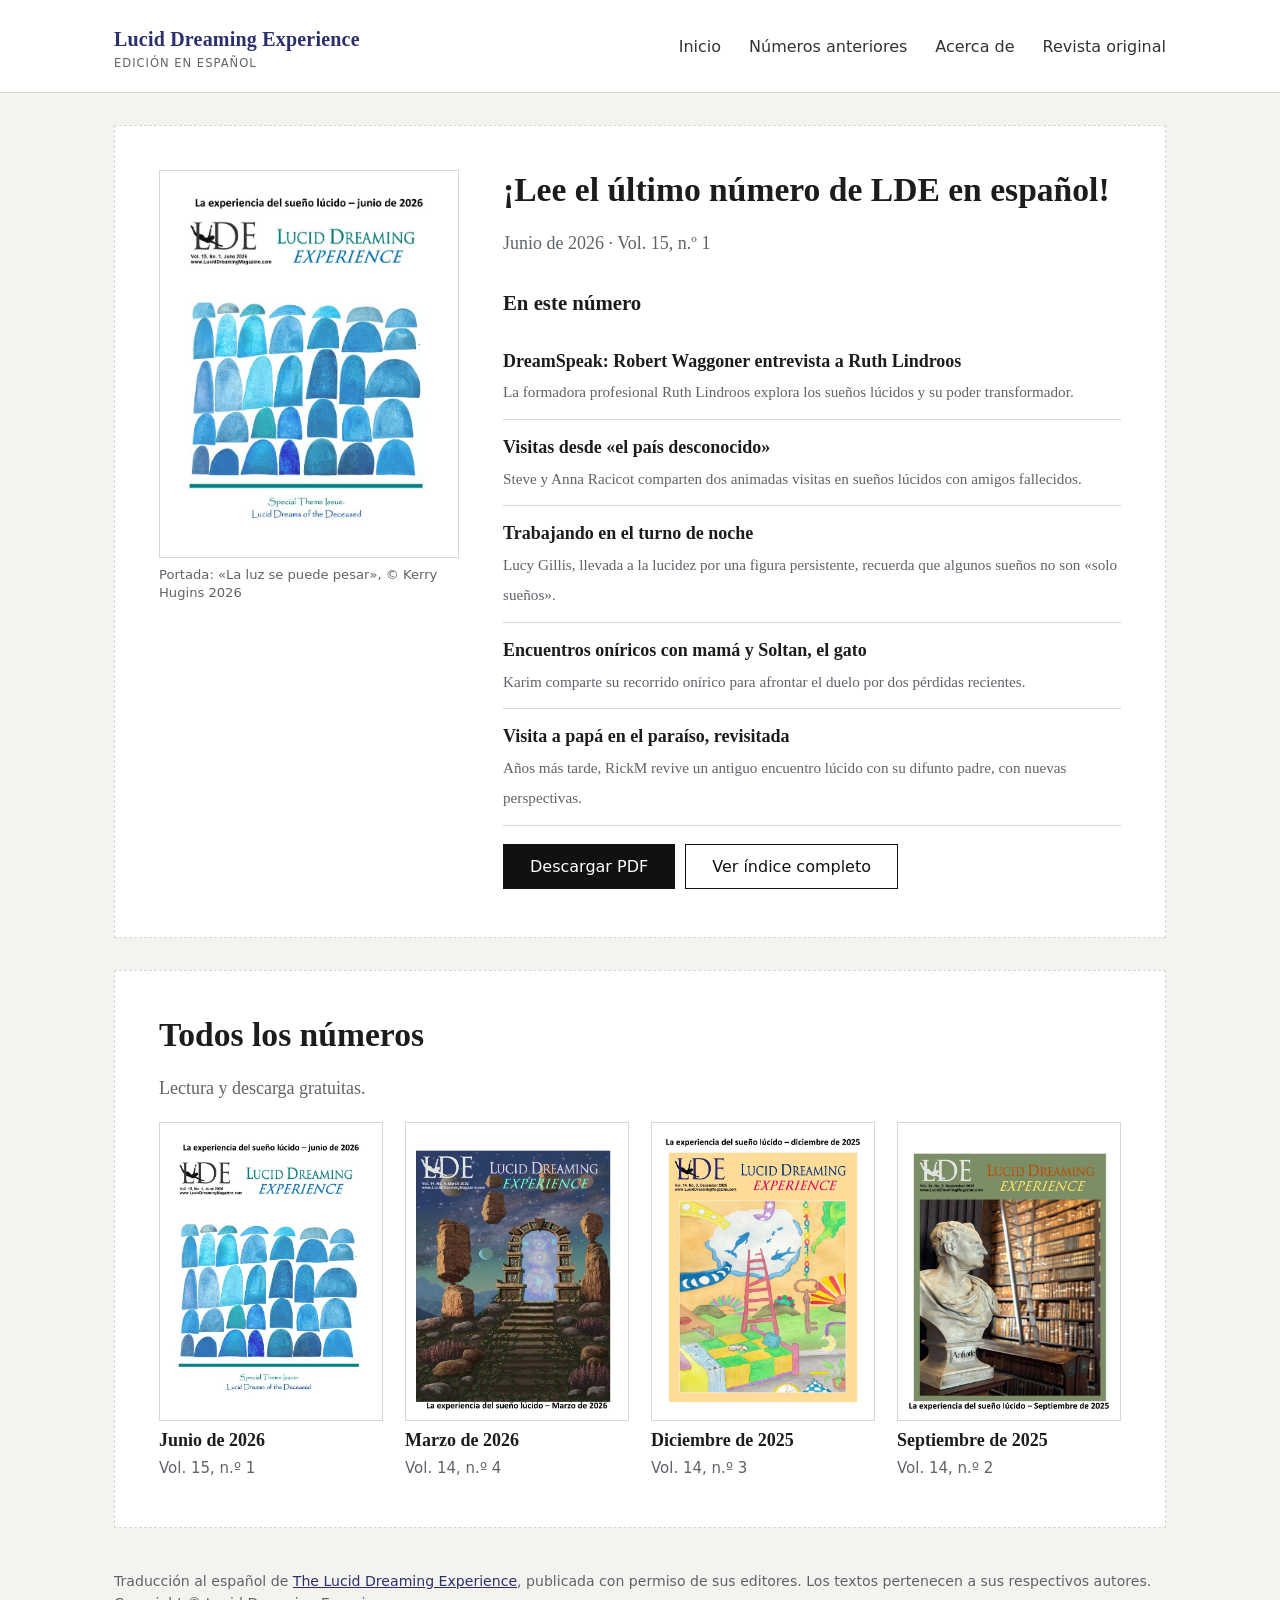
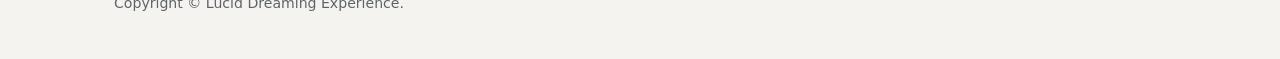
<file: index.html>
<!doctype html><html lang="es"><head><meta charset="utf-8"><meta name="viewport" content="width=device-width,initial-scale=1"><link rel="stylesheet" href="css/style.css"><title>Lucid Dreaming Experience en español</title><meta name="description" content="Archivo de la revista Lucid Dreaming Experience traducida al español."></head><body><header class="site"><div class="wrap"><a class="brand" href="index.html">Lucid Dreaming Experience<small>Edición en español</small></a><nav><a href="index.html">Inicio</a><a href="index.html#numeros">Números anteriores</a><a href="acerca.html">Acerca de</a><a href="https://www.luciddreamingmagazine.com/">Revista original</a></nav></div></header>
<main class="wrap"><section class="panel" id="ultimo"><noscript>Activa JavaScript para ver el último número.</noscript></section>
<section class="panel" id="numeros"><h1>Todos los números</h1><p class="mut">Lectura y descarga gratuitas.</p><div class="grid" id="lista-numeros"></div></section></main><footer><div class="wrap">Traducción al español de <a href="https://www.luciddreamingmagazine.com/">The Lucid Dreaming Experience</a>, publicada con permiso de sus editores. Los textos pertenecen a sus respectivos autores. Copyright © Lucid Dreaming Experience.</div></footer>
<script src="data/numeros.js"></script><script src="js/app.js"></script></body></html>
</file>
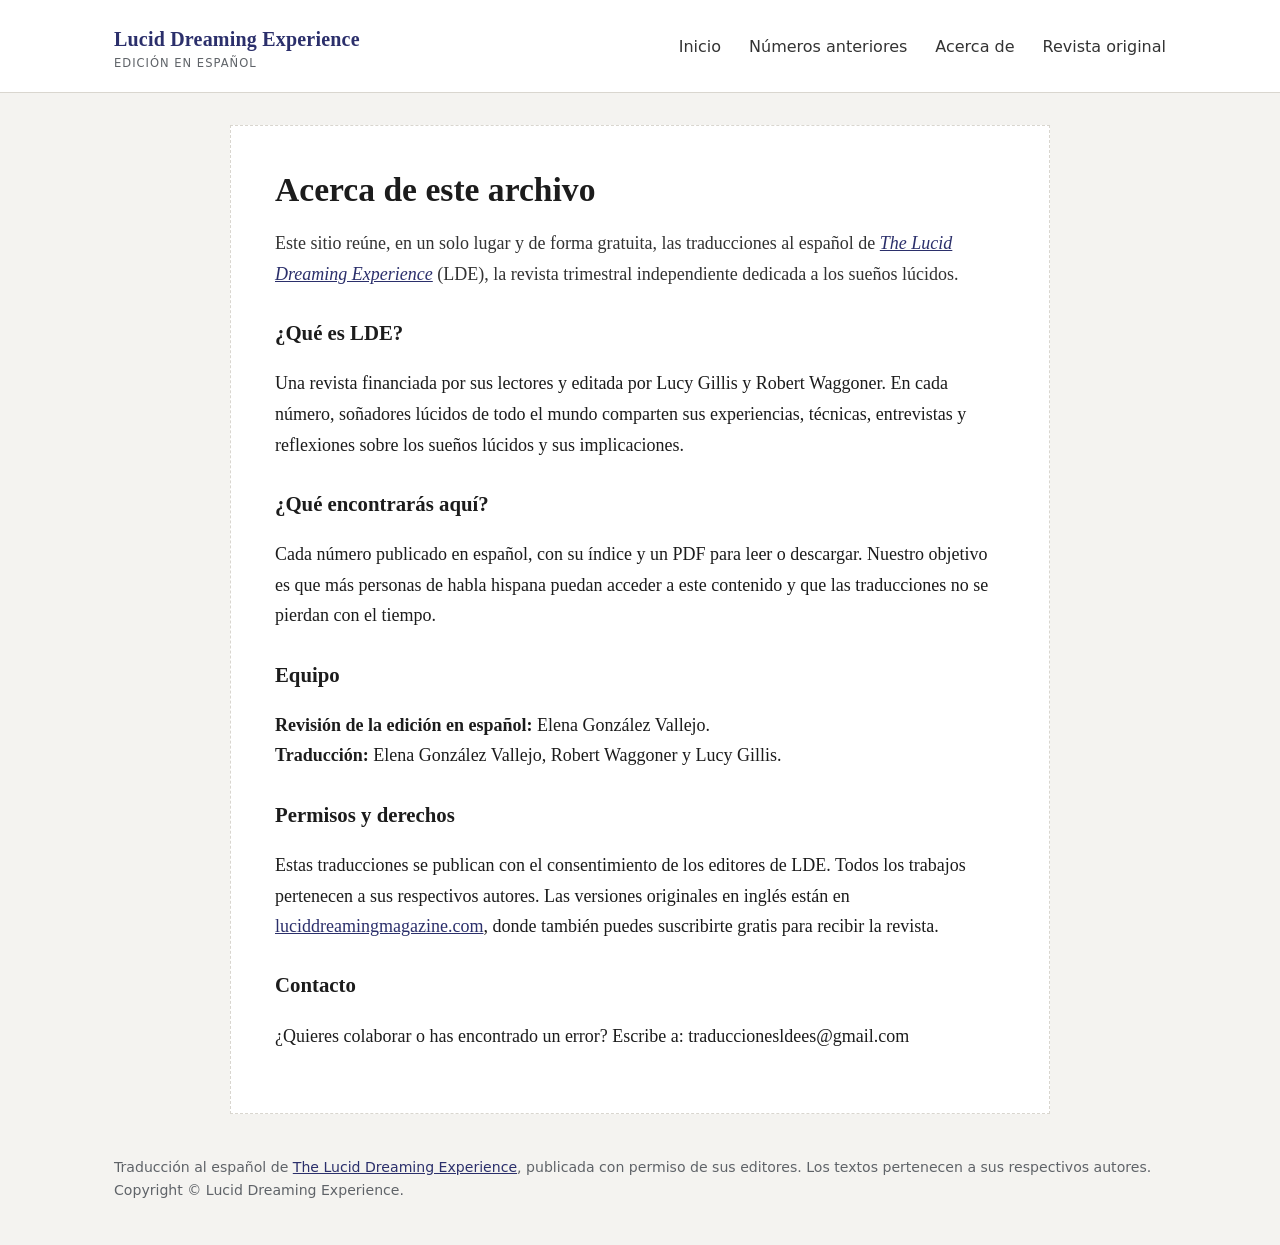
<file: acerca.html>
<!doctype html><html lang="es"><head><meta charset="utf-8"><meta name="viewport" content="width=device-width,initial-scale=1"><link rel="stylesheet" href="css/style.css"><title>Acerca de — LDE en español</title></head><body><header class="site"><div class="wrap"><a class="brand" href="index.html">Lucid Dreaming Experience<small>Edición en español</small></a><nav><a href="index.html">Inicio</a><a href="index.html#numeros">Números anteriores</a><a href="acerca.html">Acerca de</a><a href="https://www.luciddreamingmagazine.com/">Revista original</a></nav></div></header>
<main class="wrap"><section class="panel" style="max-width:820px">
<h1>Acerca de este archivo</h1>
<p class="lead">Este sitio reúne, en un solo lugar y de forma gratuita, las traducciones al español de <a href="https://www.luciddreamingmagazine.com/"><em>The Lucid Dreaming Experience</em></a> (LDE), la revista trimestral independiente dedicada a los sueños lúcidos.</p>
<h2>¿Qué es LDE?</h2>
<p>Una revista financiada por sus lectores y editada por Lucy Gillis y Robert Waggoner. En cada número, soñadores lúcidos de todo el mundo comparten sus experiencias, técnicas, entrevistas y reflexiones sobre los sueños lúcidos y sus implicaciones.</p>
<h2>¿Qué encontrarás aquí?</h2>
<p>Cada número publicado en español, con su índice y un PDF para leer o descargar. Nuestro objetivo es que más personas de habla hispana puedan acceder a este contenido y que las traducciones no se pierdan con el tiempo.</p>
<h2>Equipo</h2>
<p><b>Revisión de la edición en español:</b> Elena González Vallejo. <br><b>Traducción:</b> Elena González Vallejo, Robert Waggoner y Lucy Gillis. </p>
<h2>Permisos y derechos</h2>
<p>Estas traducciones se publican con el consentimiento de los editores de LDE. Todos los trabajos pertenecen a sus respectivos autores. Las versiones originales en inglés están en <a href="https://www.luciddreamingmagazine.com/">luciddreamingmagazine.com</a>, donde también puedes suscribirte gratis para recibir la revista.</p>
<h2>Contacto</h2>
<p>¿Quieres colaborar o has encontrado un error? Escribe a: traduccionesldees@gmail.com</p>
</section></main><footer><div class="wrap">Traducción al español de <a href="https://www.luciddreamingmagazine.com/">The Lucid Dreaming Experience</a>, publicada con permiso de sus editores. Los textos pertenecen a sus respectivos autores. Copyright © Lucid Dreaming Experience.</div></footer></body></html>
</file>
<file: css/style.css>
:root{--bg:#f4f3f0;--fg:#1c1c1c;--mut:#5f6368;--line:#d9d6cf;--acc:#2b2f6b}
*{box-sizing:border-box}
body{margin:0;background:var(--bg);color:var(--fg);font:18px/1.7 Georgia,"Times New Roman",serif}
a{color:var(--acc)}
.wrap{max-width:1100px;margin:0 auto;padding:0 24px}
header.site{background:#fff;border-bottom:1px solid var(--line)}
header.site .wrap{display:flex;justify-content:space-between;align-items:center;flex-wrap:wrap;gap:12px;padding-top:22px;padding-bottom:22px}
.brand{font-size:1.25rem;font-weight:700;text-decoration:none;color:var(--acc);letter-spacing:.2px}
.brand small{display:block;font:400 .72rem system-ui,sans-serif;color:var(--mut);letter-spacing:1px;text-transform:uppercase}
nav a{margin-left:28px;text-decoration:none;color:#333;font:500 1rem system-ui,sans-serif}
nav a:hover{color:var(--acc)}
.panel{background:#fff;border:1px dashed var(--line);margin:32px auto;padding:44px}
@media (max-width:720px){.panel{padding:22px}nav a{margin:0 14px 0 0}}
h1{font-size:2.1rem;line-height:1.2;margin:0 0 .6rem}
h2{font-size:1.3rem;margin:1.6rem 0 .4rem}
.lead{color:#333}
.mut{color:var(--mut)}
.hero{display:grid;grid-template-columns:300px 1fr;gap:44px;align-items:start}
@media (max-width:760px){.hero{grid-template-columns:1fr}.hero .cover{max-width:280px}}
.cover img{width:100%;display:block;border:1px solid var(--line)}
.credit{color:var(--mut);font:.82rem/1.4 system-ui,sans-serif;margin:8px 0 14px}
.btn{display:inline-block;font:500 1rem system-ui,sans-serif;padding:12px 26px;border:1px solid #111;color:#111;text-decoration:none;background:#fff;margin:4px 10px 4px 0}
.btn:hover,.btn.main{background:#111;color:#fff}
hr{border:0;border-top:1px solid #111;margin:26px 0}
.grid{display:grid;grid-template-columns:repeat(auto-fill,minmax(190px,1fr));gap:22px;margin-top:18px}
.card{text-decoration:none;color:inherit;display:block}
.card img{width:100%;display:block;aspect-ratio:3/4;object-fit:cover;border:1px solid var(--line);background:var(--line)}
.card b{display:block;margin-top:8px;line-height:1.3}.card small{color:var(--mut);font-family:system-ui,sans-serif}
ul.toc{list-style:none;padding:0;margin:14px 0}
ul.toc li{padding:12px 0;border-bottom:1px solid var(--line)}
ul.toc b{display:block}ul.toc span{color:var(--mut);font-size:.95rem}
footer{color:var(--mut);font:.88rem/1.6 system-ui,sans-serif;padding:10px 0 44px}
</file>
